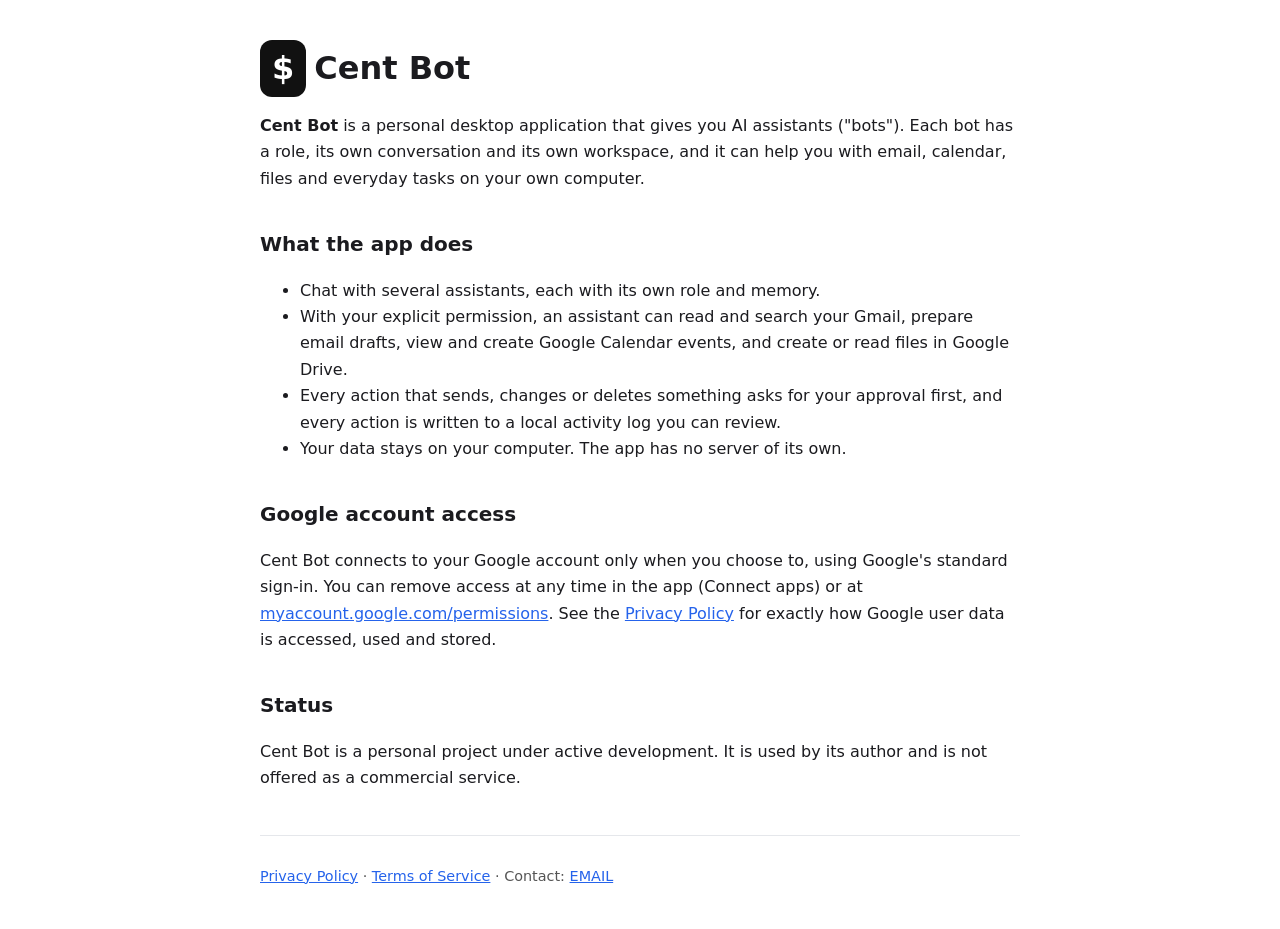
<file: index.html>
<!doctype html>
<html lang="en">
<head>
<meta charset="utf-8">
<meta name="viewport" content="width=device-width, initial-scale=1">
<title>Cent Bot: a personal AI assistant for your desktop</title>
<link rel="stylesheet" href="style.css">
</head>
<body>
<h1><span class="badge">$</span>Cent Bot</h1>
<p><strong>Cent Bot</strong> is a personal desktop application that gives you AI assistants ("bots"). Each bot has a role, its own conversation and its own workspace, and it can help you with email, calendar, files and everyday tasks on your own computer.</p>

<h2>What the app does</h2>
<ul>
<li>Chat with several assistants, each with its own role and memory.</li>
<li>With your explicit permission, an assistant can read and search your Gmail, prepare email drafts, view and create Google Calendar events, and create or read files in Google Drive.</li>
<li>Every action that sends, changes or deletes something asks for your approval first, and every action is written to a local activity log you can review.</li>
<li>Your data stays on your computer. The app has no server of its own.</li>
</ul>

<h2>Google account access</h2>
<p>Cent Bot connects to your Google account only when you choose to, using Google's standard sign-in. You can remove access at any time in the app (Connect apps) or at <a href="https://myaccount.google.com/permissions">myaccount.google.com/permissions</a>. See the <a href="privacy.html">Privacy Policy</a> for exactly how Google user data is accessed, used and stored.</p>

<h2>Status</h2>
<p>Cent Bot is a personal project under active development. It is used by its author and is not offered as a commercial service.</p>

<footer>
<p><a href="privacy.html">Privacy Policy</a> &middot; <a href="terms.html">Terms of Service</a> &middot; Contact: <a href="mailto:mophjklo9@gmail.com">EMAIL</a></p>
</footer>
</body>
</html>
</file>
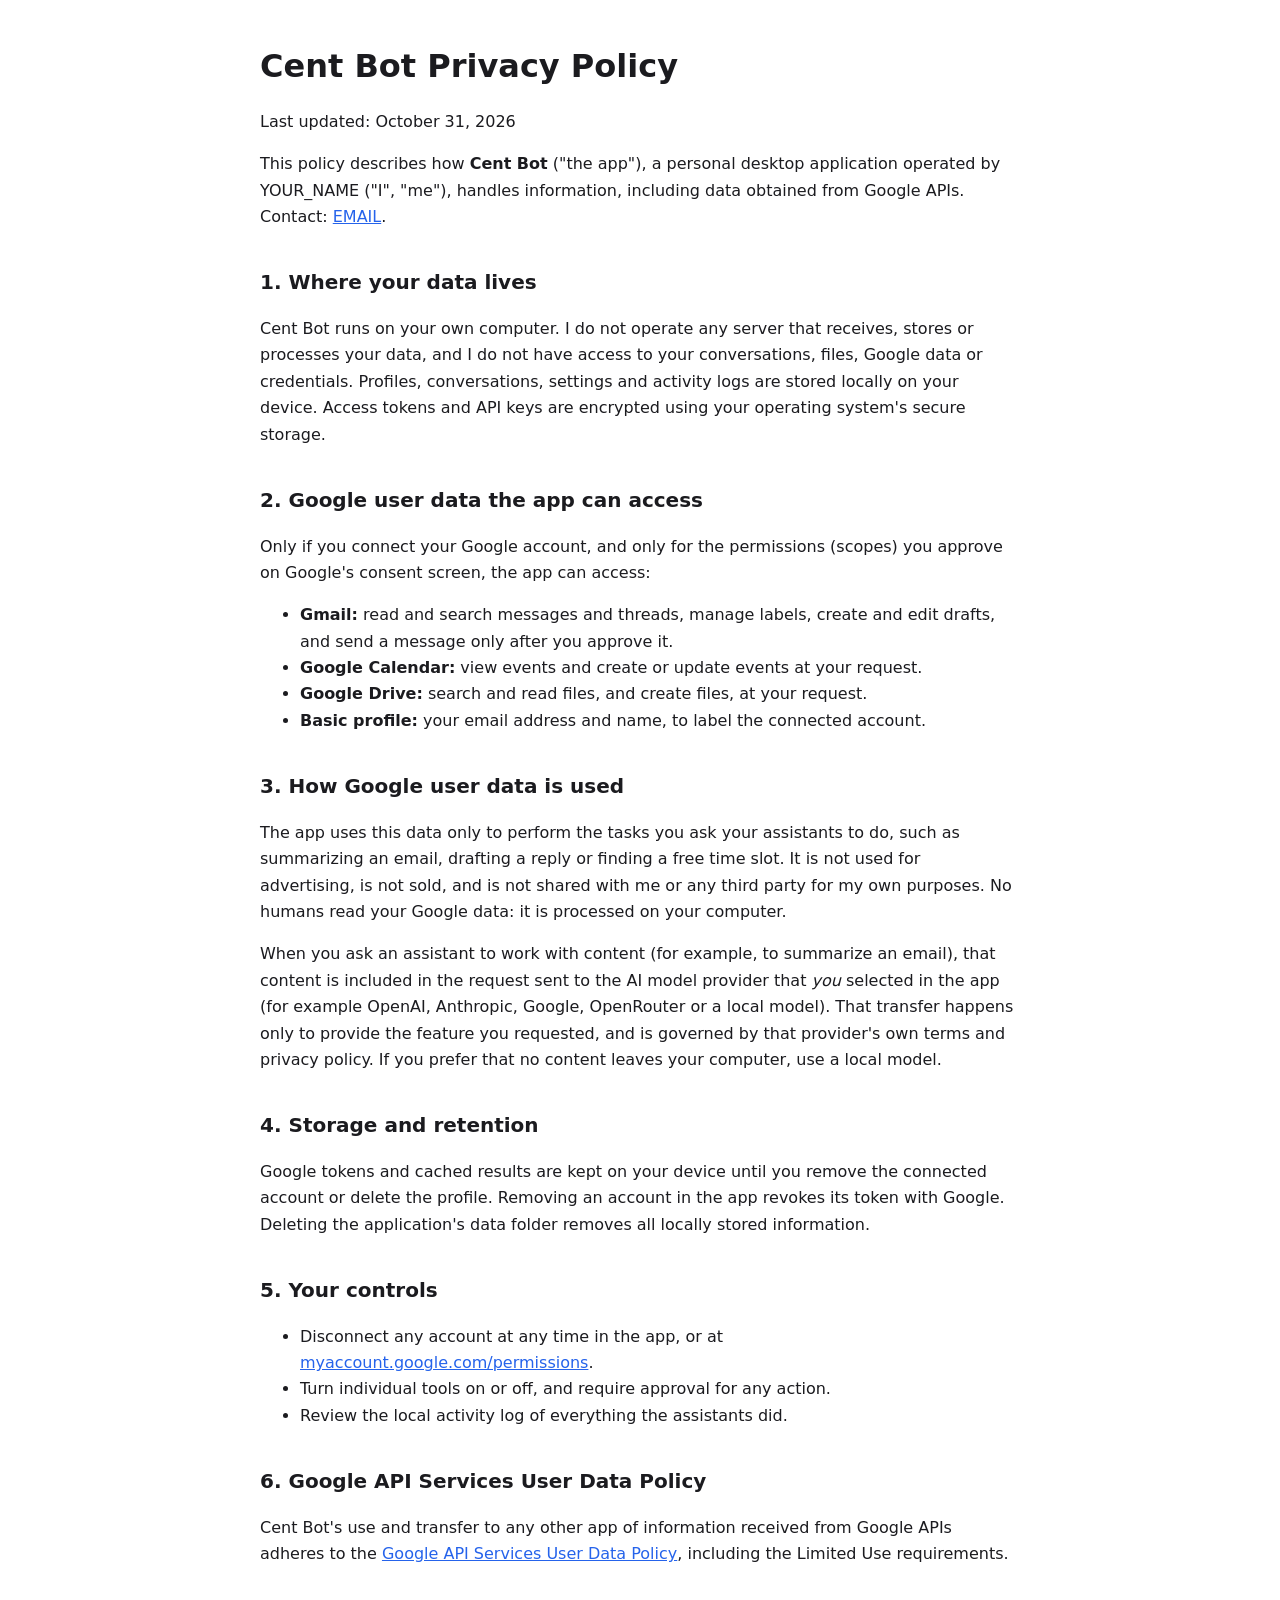
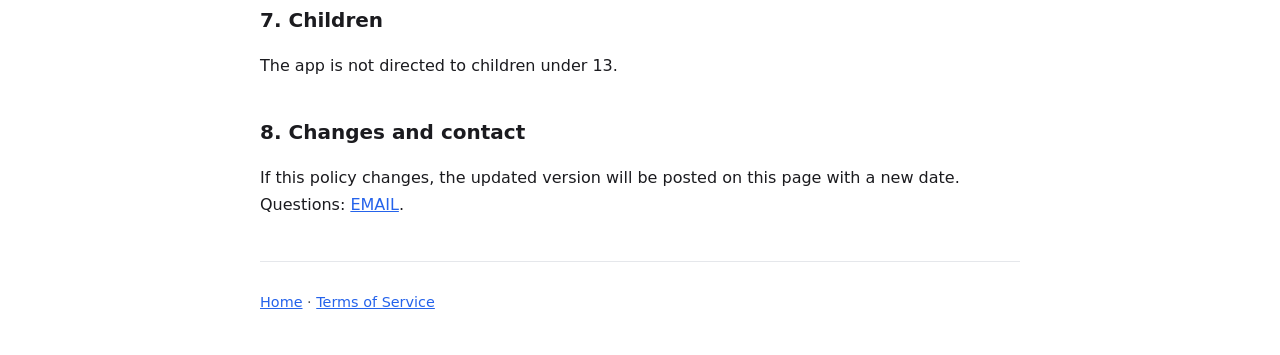
<file: privacy.html>
<!doctype html>
<html lang="en">
<head>
<meta charset="utf-8">
<meta name="viewport" content="width=device-width, initial-scale=1">
<title>Cent Bot Privacy Policy</title>
<link rel="stylesheet" href="style.css">
</head>
<body>
<h1>Cent Bot Privacy Policy</h1>
<p>Last updated: October 31, 2026</p>
<p>This policy describes how <strong>Cent Bot</strong> ("the app"), a personal desktop application operated by YOUR_NAME ("I", "me"), handles information, including data obtained from Google APIs. Contact: <a href="mailto:mophjklo9@gmail.com">EMAIL</a>.</p>

<h2>1. Where your data lives</h2>
<p>Cent Bot runs on your own computer. I do not operate any server that receives, stores or processes your data, and I do not have access to your conversations, files, Google data or credentials. Profiles, conversations, settings and activity logs are stored locally on your device. Access tokens and API keys are encrypted using your operating system's secure storage.</p>

<h2>2. Google user data the app can access</h2>
<p>Only if you connect your Google account, and only for the permissions (scopes) you approve on Google's consent screen, the app can access:</p>
<ul>
<li><strong>Gmail:</strong> read and search messages and threads, manage labels, create and edit drafts, and send a message only after you approve it.</li>
<li><strong>Google Calendar:</strong> view events and create or update events at your request.</li>
<li><strong>Google Drive:</strong> search and read files, and create files, at your request.</li>
<li><strong>Basic profile:</strong> your email address and name, to label the connected account.</li>
</ul>

<h2>3. How Google user data is used</h2>
<p>The app uses this data only to perform the tasks you ask your assistants to do, such as summarizing an email, drafting a reply or finding a free time slot. It is not used for advertising, is not sold, and is not shared with me or any third party for my own purposes. No humans read your Google data: it is processed on your computer.</p>
<p>When you ask an assistant to work with content (for example, to summarize an email), that content is included in the request sent to the AI model provider that <em>you</em> selected in the app (for example OpenAI, Anthropic, Google, OpenRouter or a local model). That transfer happens only to provide the feature you requested, and is governed by that provider's own terms and privacy policy. If you prefer that no content leaves your computer, use a local model.</p>

<h2>4. Storage and retention</h2>
<p>Google tokens and cached results are kept on your device until you remove the connected account or delete the profile. Removing an account in the app revokes its token with Google. Deleting the application's data folder removes all locally stored information.</p>

<h2>5. Your controls</h2>
<ul>
<li>Disconnect any account at any time in the app, or at <a href="https://myaccount.google.com/permissions">myaccount.google.com/permissions</a>.</li>
<li>Turn individual tools on or off, and require approval for any action.</li>
<li>Review the local activity log of everything the assistants did.</li>
</ul>

<h2>6. Google API Services User Data Policy</h2>
<p>Cent Bot's use and transfer to any other app of information received from Google APIs adheres to the <a href="https://developers.google.com/terms/api-services-user-data-policy">Google API Services User Data Policy</a>, including the Limited Use requirements.</p>

<h2>7. Children</h2>
<p>The app is not directed to children under 13.</p>

<h2>8. Changes and contact</h2>
<p>If this policy changes, the updated version will be posted on this page with a new date. Questions: <a href="mailto:mophjklo9#gmail.com">EMAIL</a>.</p>

<footer><p><a href="index.html">Home</a> &middot; <a href="terms.html">Terms of Service</a></p></footer>
</body>
</html>
</file>
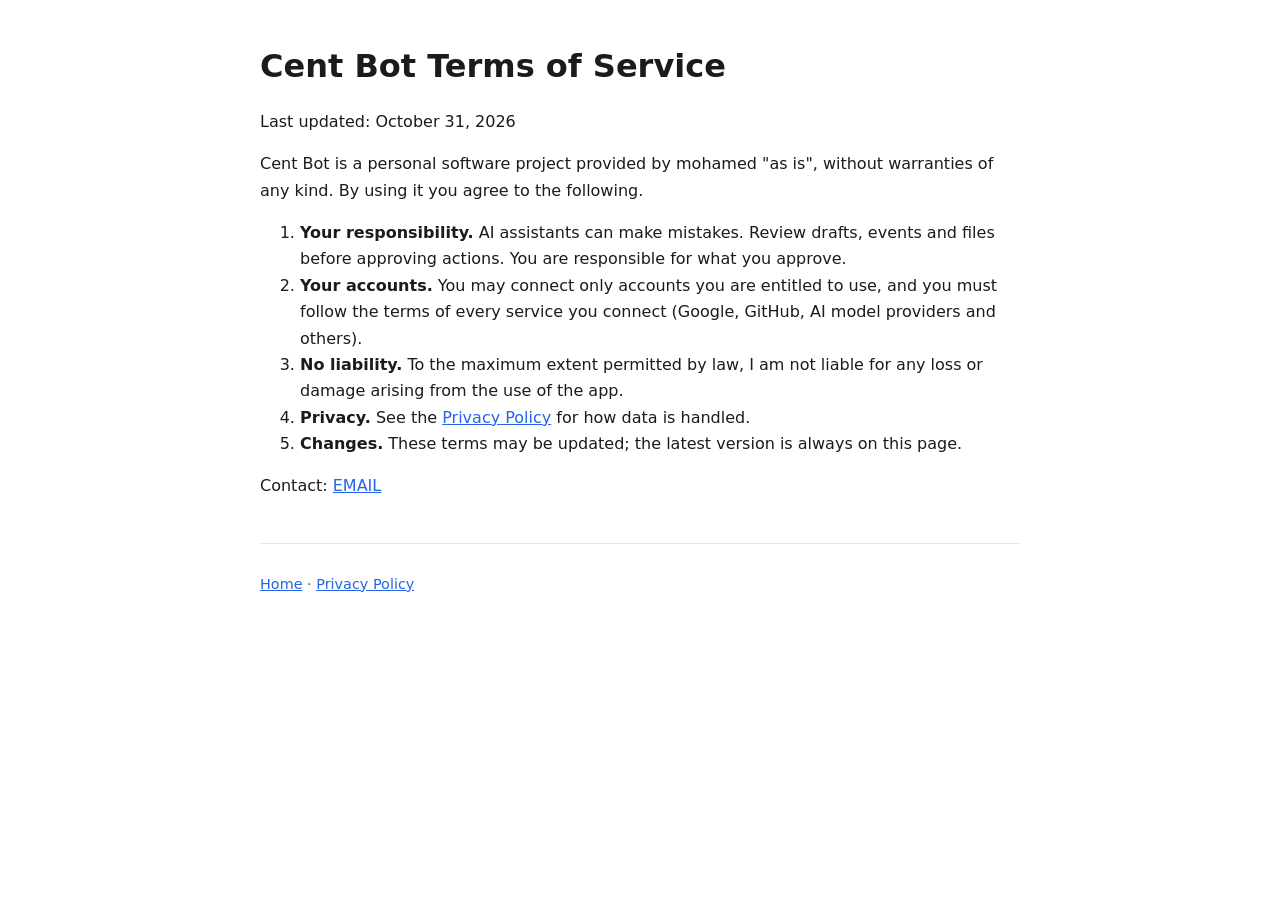
<file: terms.html>
<!doctype html>
<html lang="en">
<head>
<meta charset="utf-8">
<meta name="viewport" content="width=device-width, initial-scale=1">
<title>Cent Bot Terms of Service</title>
<link rel="stylesheet" href="style.css">
</head>
<body>
<h1>Cent Bot Terms of Service</h1>
<p>Last updated: October 31, 2026</p>
<p>Cent Bot is a personal software project provided by mohamed "as is", without warranties of any kind. By using it you agree to the following.</p>
<ol>
<li><strong>Your responsibility.</strong> AI assistants can make mistakes. Review drafts, events and files before approving actions. You are responsible for what you approve.</li>
<li><strong>Your accounts.</strong> You may connect only accounts you are entitled to use, and you must follow the terms of every service you connect (Google, GitHub, AI model providers and others).</li>
<li><strong>No liability.</strong> To the maximum extent permitted by law, I am not liable for any loss or damage arising from the use of the app.</li>
<li><strong>Privacy.</strong> See the <a href="privacy.html">Privacy Policy</a> for how data is handled.</li>
<li><strong>Changes.</strong> These terms may be updated; the latest version is always on this page.</li>
</ol>
<p>Contact: <a href="mailto:mophjklo9@gmail.com">EMAIL</a></p>
<footer><p><a href="index.html">Home</a> &middot; <a href="privacy.html">Privacy Policy</a></p></footer>
</body>
</html>
</file>
<file: style.css>
body{font-family:system-ui,-apple-system,"Segoe UI",Roboto,Arial,sans-serif;max-width:760px;margin:40px auto;padding:0 20px;line-height:1.65;color:#1b1b1f;background:#fff}
h1{font-size:2rem;margin-bottom:.2em}h2{margin-top:1.8em;font-size:1.25rem}
a{color:#2563eb}footer{margin-top:3em;padding-top:1em;border-top:1px solid #e5e7eb;font-size:.9rem;color:#555}
.badge{display:inline-block;background:#111;color:#fff;border-radius:12px;padding:2px 12px;font-weight:700;margin-right:8px}
code{background:#f3f4f6;padding:1px 6px;border-radius:4px}
</file>
